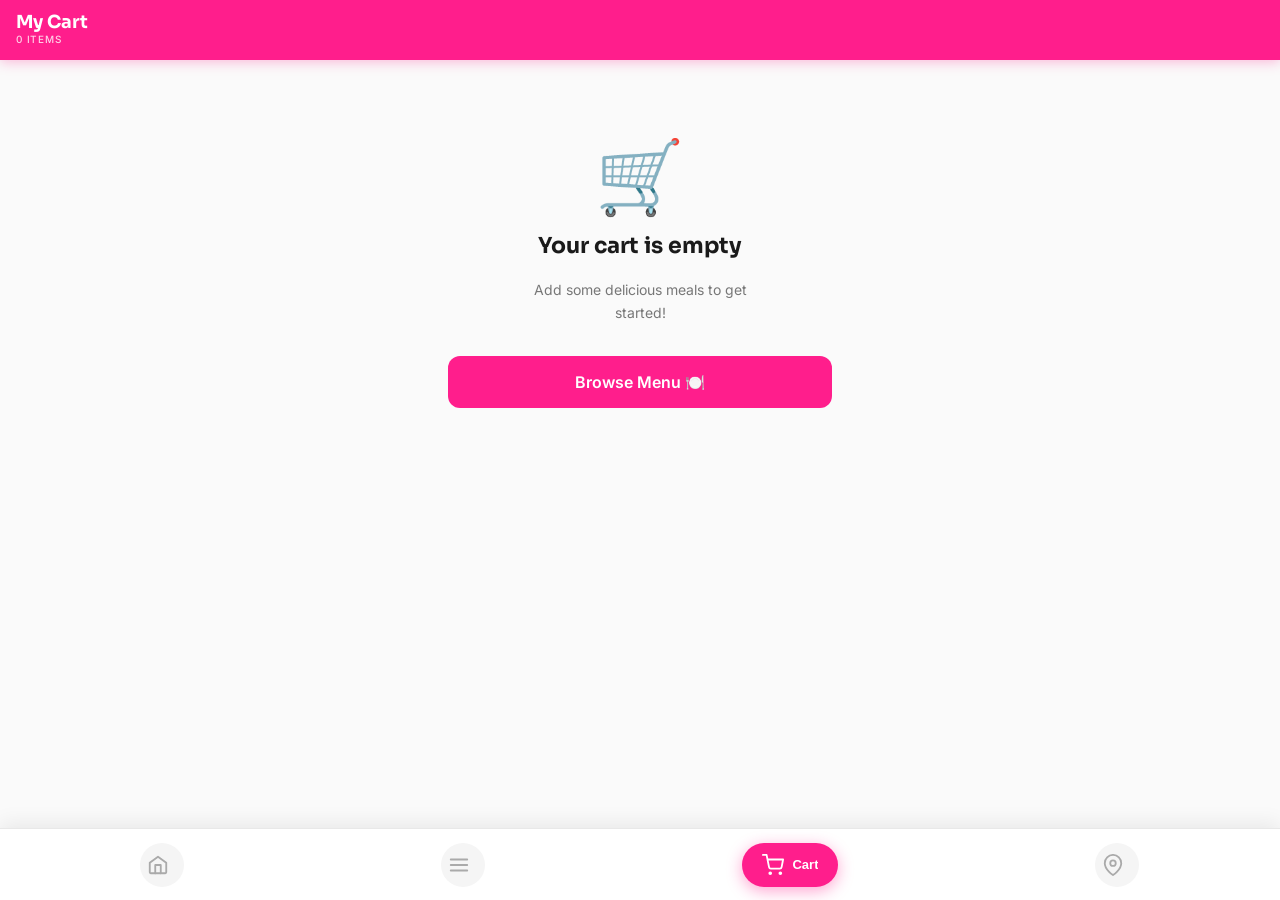
<file: cart.html>
<!DOCTYPE html>
<html lang="en">
<head>
  <meta charset="UTF-8">
  <meta name="viewport" content="width=device-width, initial-scale=1.0, maximum-scale=1.0">
  <meta name="theme-color" content="#FF1E8C">
  <title>Tasty Chef - Cart</title>

  <!-- Fonts -->
  <link rel="preconnect" href="https://fonts.googleapis.com">
  <link rel="preconnect" href="https://fonts.gstatic.com" crossorigin>
  <link href="https://fonts.googleapis.com/css2?family=Sora:wght@400;600;700&family=Inter:wght@400;500&display=swap" rel="stylesheet">

  <!-- CSS -->
  <link rel="stylesheet" href="css/reset.css">
  <link rel="stylesheet" href="css/variables.css">
  <link rel="stylesheet" href="css/global.css">
  <link rel="stylesheet" href="css/components/bottom-nav.css">
  <link rel="stylesheet" href="css/components/header.css">
  <link rel="stylesheet" href="css/components/cart-item.css">
  <link rel="stylesheet" href="css/pages/cart.css">
</head>
<body data-page="cart">

 <header class="app-header">
  <div class="app-header__brand">
    <span class="app-header__name">My Cart</span>
    <span class="app-header__tagline" id="cart-header-count">0 items</span>
  </div>
  <div class="app-header__actions">
    <button class="app-header__btn" id="clear-cart-btn"
            onclick="handleClearCart()" title="Clear cart">
      <svg width="18" height="18" viewBox="0 0 24 24" fill="none" stroke="currentColor" stroke-width="2" stroke-linecap="round" stroke-linejoin="round">
        <polyline points="3 6 5 6 21 6"/>
        <path d="M19 6l-1 14a2 2 0 0 1-2 2H8a2 2 0 0 1-2-2L5 6"/>
        <path d="M10 11v6M14 11v6"/>
        <path d="M9 6V4a1 1 0 0 1 1-1h4a1 1 0 0 1 1 1v2"/>
      </svg>
    </button>
  </div>
</header>

<main class="page-content" id="main-content">

  <!-- Cart Items List -->
  <div id="cart-items-container">
    <!-- Filled by JS -->
  </div>

  <!-- Order Summary -->
  <div class="order-summary hidden" id="order-summary">
    <h2 class="order-summary__title">Order Summary</h2>

    <div class="order-summary__row">
      <span>Subtotal</span>
      <span id="summary-subtotal">GH₵ 0.00</span>
    </div>

    <div class="order-summary__row">
      <span>Delivery Fee</span>
      <span id="summary-delivery">GH₵ 5.00</span>
    </div>

    <div class="divider"></div>

    <div class="order-summary__row order-summary__row--total">
      <span>Total</span>
      <span id="summary-total">GH₵ 0.00</span>
    </div>
  </div>

</main>

<!-- Sticky Checkout Button -->
<div class="checkout-bar hidden" id="checkout-bar">
  <button class="btn btn-primary" onclick="window.location.href='checkout.html'">
    Proceed to Checkout 🛒
  </button>
</div>

  <nav class="bottom-nav">
    <a href="index.html" class="nav-item" data-page="home">
      <div class="nav-icon">
        <svg width="22" height="22" viewBox="0 0 24 24" fill="none" stroke="currentColor" stroke-width="2" stroke-linecap="round" stroke-linejoin="round">
          <path d="M3 9.5L12 3l9 6.5V20a1 1 0 0 1-1 1H4a1 1 0 0 1-1-1V9.5z"/>
          <path d="M9 21V12h6v9"/>
        </svg>
      </div>
      <span class="nav-label">Home</span>
    </a>
    <a href="menu.html" class="nav-item" data-page="menu">
      <div class="nav-icon">
        <svg width="22" height="22" viewBox="0 0 24 24" fill="none" stroke="currentColor" stroke-width="2" stroke-linecap="round" stroke-linejoin="round">
          <path d="M3 6h18M3 12h18M3 18h18"/>
        </svg>
      </div>
      <span class="nav-label">Menu</span>
    </a>
    <a href="cart.html" class="nav-item" data-page="cart">
      <div class="nav-icon">
        <svg width="22" height="22" viewBox="0 0 24 24" fill="none" stroke="currentColor" stroke-width="2" stroke-linecap="round" stroke-linejoin="round">
          <circle cx="9" cy="21" r="1"/><circle cx="20" cy="21" r="1"/>
          <path d="M1 1h4l2.68 13.39a2 2 0 0 0 2 1.61h9.72a2 2 0 0 0 2-1.61L23 6H6"/>
        </svg>
        <span class="cart-badge hidden" id="cart-badge">0</span>
      </div>
      <span class="nav-label">Cart</span>
    </a>
    <a href="tracking.html" class="nav-item" data-page="tracking">
      <div class="nav-icon">
        <svg width="22" height="22" viewBox="0 0 24 24" fill="none" stroke="currentColor" stroke-width="2" stroke-linecap="round" stroke-linejoin="round">
          <path d="M21 10c0 7-9 13-9 13S3 17 3 10a9 9 0 1 1 18 0z"/>
          <circle cx="12" cy="10" r="3"/>
        </svg>
      </div>
      <span class="nav-label">Orders</span>
    </a>
  </nav>

<script src="js/utils.js"></script>
<script src="js/cart.js"></script>
<script src="js/api.js"></script>
<script src="js/pages/cart.js"></script>
<script>
  highlightActiveTab();
  updateCartBadge();
</script>

</body>
</html>
</file>
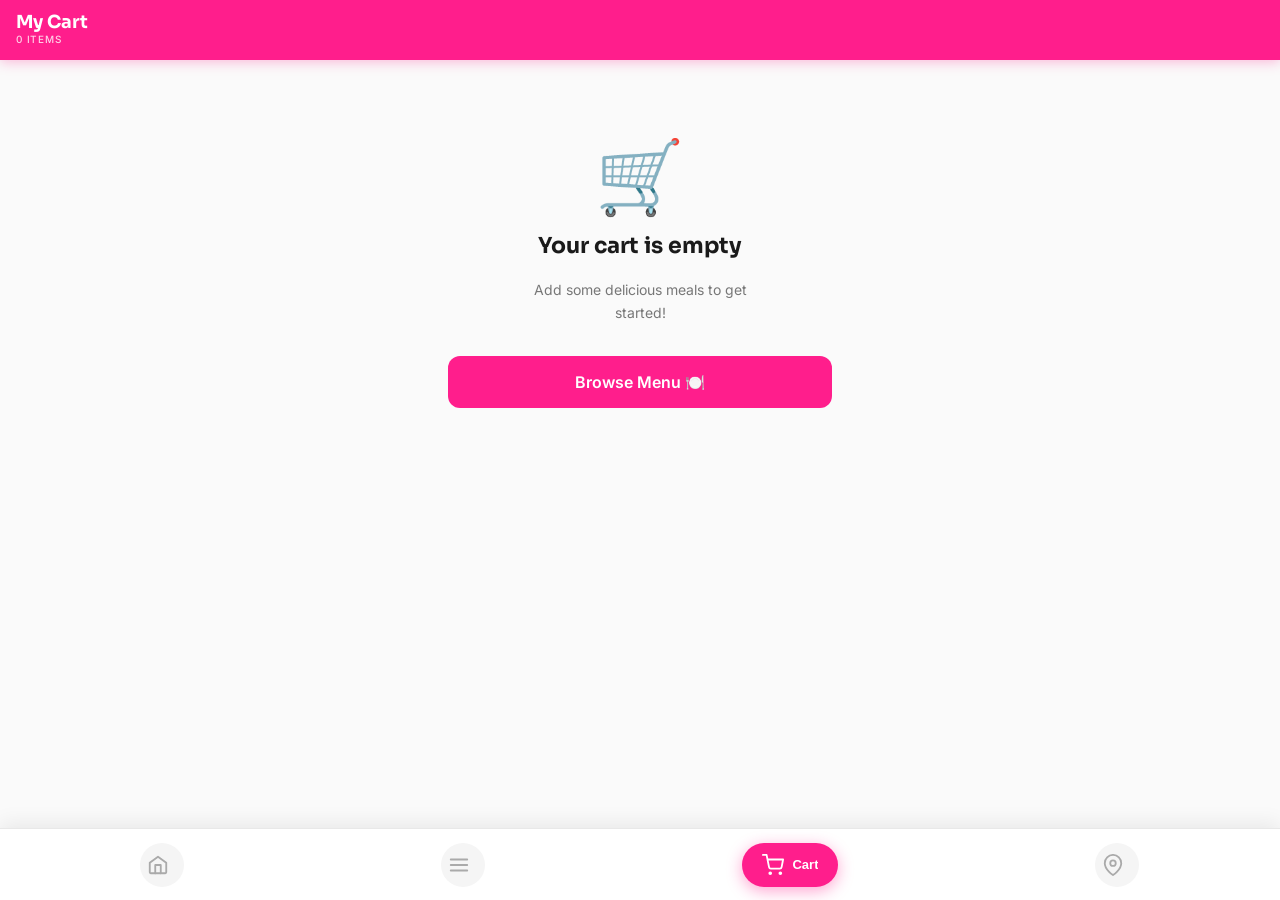
<file: checkout.html>
<!DOCTYPE html>
<html lang="en">
<head>
  <meta charset="UTF-8">
  <meta name="viewport" content="width=device-width, initial-scale=1.0, maximum-scale=1.0">
  <meta name="theme-color" content="#FF1E8C">
  <title>Tasty Chef - Checkout</title>

  <!-- Fonts -->
  <link rel="preconnect" href="https://fonts.googleapis.com">
  <link rel="preconnect" href="https://fonts.gstatic.com" crossorigin>
  <link href="https://fonts.googleapis.com/css2?family=Sora:wght@400;600;700&family=Inter:wght@400;500&display=swap" rel="stylesheet">

  <!-- CSS -->
  <link rel="stylesheet" href="css/reset.css">
  <link rel="stylesheet" href="css/variables.css">
  <link rel="stylesheet" href="css/global.css">
  <link rel="stylesheet" href="css/components/bottom-nav.css">
  <link rel="stylesheet" href="css/components/header.css">
  <link rel="stylesheet" href="css/pages/checkout.css">
</head>
<body data-page="checkout">

<header class="app-header">
  <button class="app-header__btn" onclick="history.back()">
    <svg width="20" height="20" viewBox="0 0 24 24" fill="none" stroke="currentColor" stroke-width="2.5" stroke-linecap="round" stroke-linejoin="round">
      <path d="M19 12H5M12 5l-7 7 7 7"/>
    </svg>
  </button>
  <div class="app-header__brand">
    <span class="app-header__name">Checkout</span>
    <span class="app-header__tagline">Almost there!</span>
  </div>
</header>

<main class="page-content" id="main-content">

  <!-- Order Summary (collapsed) -->
  <div class="checkout-summary card" id="checkout-summary">
    <div class="checkout-summary__top" onclick="toggleSummary()">
      <div>
        <p class="checkout-summary__label">Order Summary</p>
        <p class="checkout-summary__total" id="checkout-total">GH₵ 0.00</p>
      </div>
      <span class="checkout-summary__toggle" id="summary-toggle">▼</span>
    </div>
    <div class="checkout-summary__items hidden" id="summary-items">
      <!-- Filled by JS -->
    </div>
  </div>

  <!-- Guest Checkout Form -->
  <div class="checkout-form-section">
    <h2 class="checkout-section-title">Delivery Details</h2>

    <div class="input-group">
      <label class="input-label" for="input-name">Full Name *</label>
      <input
        class="input-field"
        type="text"
        id="input-name"
        placeholder="e.g. Kwame Mensah"
        oninput="clearError('input-name')"
      >
      <span class="input-error-msg hidden" id="error-name">Please enter your full name</span>
    </div>

    <div class="input-group">
      <label class="input-label" for="input-phone">Phone Number *</label>
      <input
        class="input-field"
        type="tel"
        id="input-phone"
        placeholder="e.g. 0244123456"
        maxlength="10"
        oninput="clearError('input-phone')"
      >
      <span class="input-error-msg hidden" id="error-phone">Please enter a valid 10-digit number</span>
    </div>

    <div class="input-group">
      <label class="input-label" for="input-address">Delivery Address *</label>
      <input
        class="input-field"
        type="text"
        id="input-address"
        placeholder="e.g. Oguaa Hall, Room 204, UCC"
        oninput="clearError('input-address')"
      >
      <span class="input-error-msg hidden" id="error-address">Please enter your delivery address</span>
    </div>

    <div class="input-group">
      <label class="input-label" for="input-notes">Order Notes (optional)</label>
      <textarea
        class="input-field"
        id="input-notes"
        placeholder="e.g. Extra pepper please, no onions..."
        rows="3"
        style="resize: none; height: auto;"
      ></textarea>
    </div>

  </div>

  <!-- Delivery Info -->
  <div class="delivery-info">
    <span>🕐</span>
    <p>Estimated delivery: <strong>30–45 mins</strong> on weekdays</p>
  </div>

</main>

<!-- Sticky Place Order Button -->
<div class="checkout-bar">
  <button class="btn btn-primary" id="place-order-btn" onclick="handlePlaceOrder()">
    Place Order 🍽️
  </button>
</div>

  <nav class="bottom-nav">
    <a href="index.html" class="nav-item" data-page="home">
      <div class="nav-icon">
        <svg width="22" height="22" viewBox="0 0 24 24" fill="none" stroke="currentColor" stroke-width="2" stroke-linecap="round" stroke-linejoin="round">
          <path d="M3 9.5L12 3l9 6.5V20a1 1 0 0 1-1 1H4a1 1 0 0 1-1-1V9.5z"/>
          <path d="M9 21V12h6v9"/>
        </svg>
      </div>
      <span class="nav-label">Home</span>
    </a>
    <a href="menu.html" class="nav-item" data-page="menu">
      <div class="nav-icon">
        <svg width="22" height="22" viewBox="0 0 24 24" fill="none" stroke="currentColor" stroke-width="2" stroke-linecap="round" stroke-linejoin="round">
          <path d="M3 6h18M3 12h18M3 18h18"/>
        </svg>
      </div>
      <span class="nav-label">Menu</span>
    </a>
    <a href="cart.html" class="nav-item" data-page="cart">
      <div class="nav-icon">
        <svg width="22" height="22" viewBox="0 0 24 24" fill="none" stroke="currentColor" stroke-width="2" stroke-linecap="round" stroke-linejoin="round">
          <circle cx="9" cy="21" r="1"/><circle cx="20" cy="21" r="1"/>
          <path d="M1 1h4l2.68 13.39a2 2 0 0 0 2 1.61h9.72a2 2 0 0 0 2-1.61L23 6H6"/>
        </svg>
        <span class="cart-badge hidden" id="cart-badge">0</span>
      </div>
      <span class="nav-label">Cart</span>
    </a>
    <a href="tracking.html" class="nav-item" data-page="tracking">
      <div class="nav-icon">
        <svg width="22" height="22" viewBox="0 0 24 24" fill="none" stroke="currentColor" stroke-width="2" stroke-linecap="round" stroke-linejoin="round">
          <path d="M21 10c0 7-9 13-9 13S3 17 3 10a9 9 0 1 1 18 0z"/>
          <circle cx="12" cy="10" r="3"/>
        </svg>
      </div>
      <span class="nav-label">Orders</span>
    </a>
  </nav>

<script src="js/utils.js"></script>
<script src="js/cart.js"></script>
<script src="js/api.js"></script>
<script src="js/pages/checkout.js"></script>
<script>
  highlightActiveTab();
  updateCartBadge();
</script>

</body>
</html>
</file>
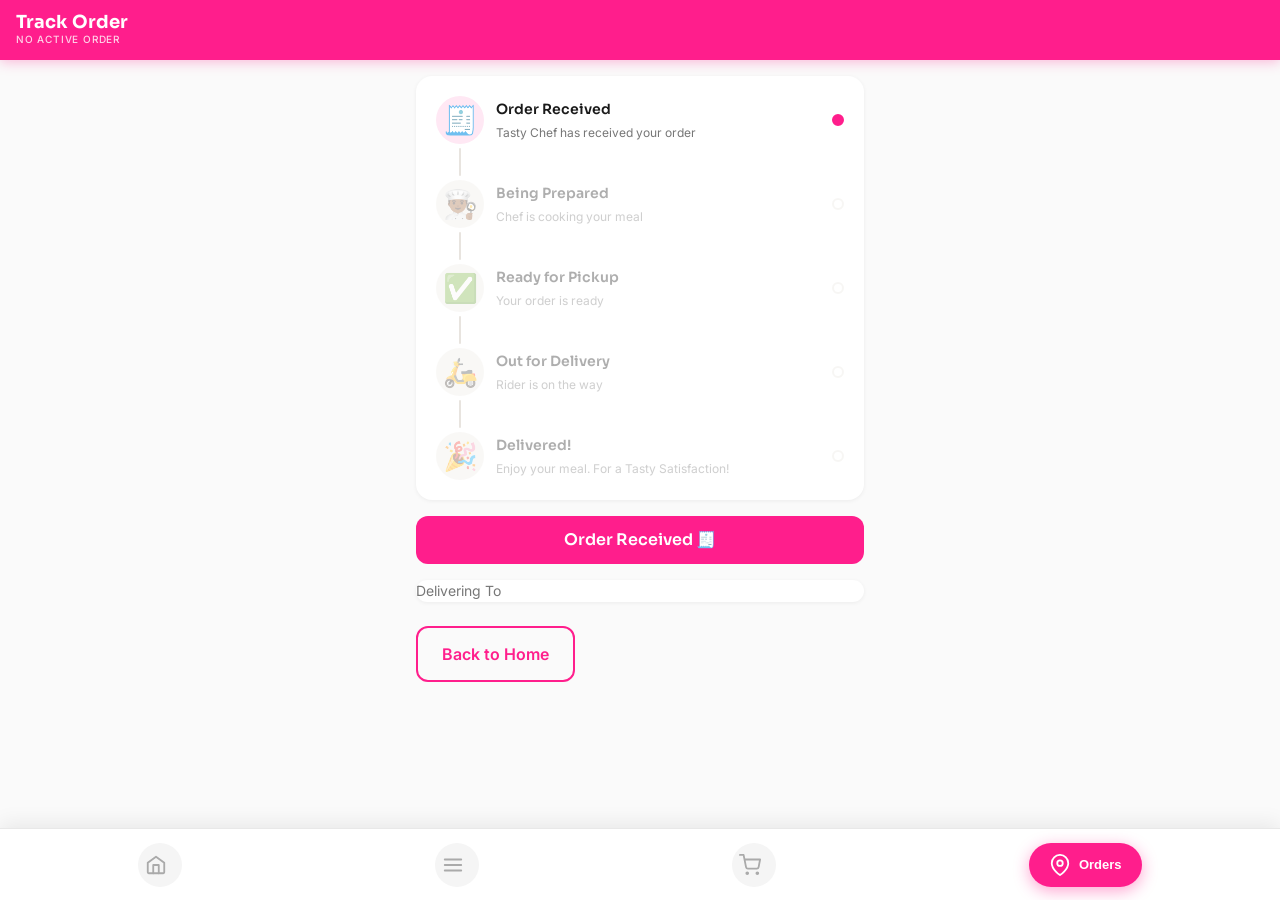
<file: tracking.html>
<!DOCTYPE html>
<html lang="en">
<head>
  <meta charset="UTF-8">
  <meta name="viewport" content="width=device-width, initial-scale=1.0, maximum-scale=1.0">
  <meta name="theme-color" content="#FF1E8C">
  <title>Tasty Chef - Tracking</title>

  <!-- Fonts -->
  <link rel="preconnect" href="https://fonts.googleapis.com">
  <link rel="preconnect" href="https://fonts.gstatic.com" crossorigin>
  <link href="https://fonts.googleapis.com/css2?family=Sora:wght@400;600;700&family=Inter:wght@400;500&display=swap" rel="stylesheet">

  <!-- CSS -->
  <link rel="stylesheet" href="css/reset.css">
  <link rel="stylesheet" href="css/variables.css">
  <link rel="stylesheet" href="css/global.css">
  <link rel="stylesheet" href="css/components/bottom-nav.css">
  <link rel="stylesheet" href="css/components/header.css">
  <link rel="stylesheet" href="css/pages/tracking.css">
</head>
<body data-page="tracking">

<header class="app-header">
  <div class="app-header__brand">
    <span class="app-header__name">Track Order</span>
    <span class="app-header__tagline" id="tracking-order-id">Loading...</span>
  </div>
</header>

<main class="page-content" id="main-content">

  <!-- Order Status Stepper -->
  <div class="tracker-card card">

    <div class="tracker-step" id="step-received">
      <div class="tracker-step__icon">🧾</div>
      <div class="tracker-step__content">
        <p class="tracker-step__title">Order Received</p>
        <p class="tracker-step__desc">Tasty Chef has received your order</p>
      </div>
      <div class="tracker-step__dot"></div>
    </div>

    <div class="tracker-line" id="line-1"></div>

    <div class="tracker-step" id="step-preparing">
      <div class="tracker-step__icon">👨🏾‍🍳</div>
      <div class="tracker-step__content">
        <p class="tracker-step__title">Being Prepared</p>
        <p class="tracker-step__desc">Chef is cooking your meal</p>
      </div>
      <div class="tracker-step__dot"></div>
    </div>

    <div class="tracker-line" id="line-2"></div>

    <div class="tracker-step" id="step-ready">
      <div class="tracker-step__icon">✅</div>
      <div class="tracker-step__content">
        <p class="tracker-step__title">Ready for Pickup</p>
        <p class="tracker-step__desc">Your order is ready</p>
      </div>
      <div class="tracker-step__dot"></div>
    </div>

    <div class="tracker-line" id="line-3"></div>

    <div class="tracker-step" id="step-delivery">
      <div class="tracker-step__icon">🛵</div>
      <div class="tracker-step__content">
        <p class="tracker-step__title">Out for Delivery</p>
        <p class="tracker-step__desc">Rider is on the way</p>
      </div>
      <div class="tracker-step__dot"></div>
    </div>

    <div class="tracker-line" id="line-4"></div>

    <div class="tracker-step" id="step-delivered">
      <div class="tracker-step__icon">🎉</div>
      <div class="tracker-step__content">
        <p class="tracker-step__title">Delivered!</p>
        <p class="tracker-step__desc">Enjoy your meal. For a Tasty Satisfaction!</p>
      </div>
      <div class="tracker-step__dot"></div>
    </div>

  </div>

  <!-- Current Status Banner -->
  <div class="status-banner" id="status-banner">
    <span id="status-text">Order Received</span>
  </div>

  <!-- Order Summary -->
  <div class="card confirm-card" style="margin-top: var(--space-4);">
    <p class="confirm-card__label">Delivering To</p>
    <p class="confirm-card__value" id="tracking-name"></p>
    <p class="confirm-card__value" id="tracking-address"></p>
    <p class="confirm-card__value" id="tracking-phone"></p>
  </div>

  <!-- Back to Home -->
  <button class="btn btn-outline"
          style="margin-top: var(--space-6);"
          onclick="window.location.href='index.html'">
    Back to Home
  </button>

</main>

  <nav class="bottom-nav">
    <a href="index.html" class="nav-item" data-page="home">
      <div class="nav-icon">
        <svg width="22" height="22" viewBox="0 0 24 24" fill="none" stroke="currentColor" stroke-width="2" stroke-linecap="round" stroke-linejoin="round">
          <path d="M3 9.5L12 3l9 6.5V20a1 1 0 0 1-1 1H4a1 1 0 0 1-1-1V9.5z"/>
          <path d="M9 21V12h6v9"/>
        </svg>
      </div>
      <span class="nav-label">Home</span>
    </a>
    <a href="menu.html" class="nav-item" data-page="menu">
      <div class="nav-icon">
        <svg width="22" height="22" viewBox="0 0 24 24" fill="none" stroke="currentColor" stroke-width="2" stroke-linecap="round" stroke-linejoin="round">
          <path d="M3 6h18M3 12h18M3 18h18"/>
        </svg>
      </div>
      <span class="nav-label">Menu</span>
    </a>
    <a href="cart.html" class="nav-item" data-page="cart">
      <div class="nav-icon">
        <svg width="22" height="22" viewBox="0 0 24 24" fill="none" stroke="currentColor" stroke-width="2" stroke-linecap="round" stroke-linejoin="round">
          <circle cx="9" cy="21" r="1"/><circle cx="20" cy="21" r="1"/>
          <path d="M1 1h4l2.68 13.39a2 2 0 0 0 2 1.61h9.72a2 2 0 0 0 2-1.61L23 6H6"/>
        </svg>
        <span class="cart-badge hidden" id="cart-badge">0</span>
      </div>
      <span class="nav-label">Cart</span>
    </a>
    <a href="tracking.html" class="nav-item" data-page="tracking">
      <div class="nav-icon">
        <svg width="22" height="22" viewBox="0 0 24 24" fill="none" stroke="currentColor" stroke-width="2" stroke-linecap="round" stroke-linejoin="round">
          <path d="M21 10c0 7-9 13-9 13S3 17 3 10a9 9 0 1 1 18 0z"/>
          <circle cx="12" cy="10" r="3"/>
        </svg>
      </div>
      <span class="nav-label">Orders</span>
    </a>
  </nav>

<script src="js/utils.js"></script>
<script src="js/cart.js"></script>
<script src="js/api.js"></script>
<script src="js/pages/tracking.js"></script>
<script>
  highlightActiveTab();
  updateCartBadge();
</script>

</body>
</html>
</file>
<file: css/variables.css>
/* ============================================
   VARIABLES — Tasty Chef Design Tokens
   ============================================ */

:root {

  /* --- Brand Colors --- */
  --color-primary:       #FF1E8C;    
  --color-primary-dark:  #D4006E;  
  --color-primary-light: #FFE8F4;  

  /* --- Backgrounds --- */
  --color-bg:            #FAFAFA;  /* App background — warm off-white */
  --color-surface:       #FFFFFF;  /* Cards, modals, inputs */
  --color-surface-2:     #F0EDE8;  /* Subtle section dividers */

  /* --- Text --- */
  --color-text:          #1A1A1A;  /* Primary text */
  --color-text-muted:    #777777;  /* Secondary text, placeholders */
  --color-text-light:    #AAAAAA;  /* Disabled, hints */

  /* --- Borders --- */
  --color-border:        #E8E4DF;  /* Input borders, card dividers */

  /* --- Semantic Colors --- */
  --color-success:       #2A9D5C;  /* Delivered, confirmed */
  --color-warning:       #F5A623;  /* Preparing */
  --color-danger:        #E03131;  /* Remove, errors */
  --color-info:          #3B82F6;  /* Info states */

  /* --- Bottom Navigation --- */
  --color-nav-bg:        #FFFFFF;
  --color-nav-active:    #FF1E8C;
  --color-nav-inactive:  #AAAAAA;

  /* --- Typography --- */
  --font-display:  'Sora', sans-serif;   /* Headings, brand */
  --font-body:     'Inter', sans-serif;  /* Body, labels, buttons */

  --text-xs:   0.75rem;   /* 12px */
  --text-sm:   0.875rem;  /* 14px */
  --text-base: 1rem;      /* 16px */
  --text-lg:   1.125rem;  /* 18px */
  --text-xl:   1.375rem;  /* 22px */
  --text-2xl:  1.75rem;   /* 28px */
  --text-3xl:  2rem;      /* 32px */

  /* --- Spacing (8px base unit) --- */
  --space-1:   4px;
  --space-2:   8px;
  --space-3:   12px;
  --space-4:   16px;
  --space-5:   20px;
  --space-6:   24px;
  --space-8:   32px;
  --space-10:  40px;
  --space-12:  48px;
  --space-16:  64px;

  /* --- Border Radius --- */
  --radius-sm:   8px;
  --radius-md:   12px;
  --radius-lg:   16px;
  --radius-xl:   24px;
  --radius-full: 999px;

  /* --- Shadows --- */
  --shadow-sm:  0 1px 4px rgba(0, 0, 0, 0.06);
  --shadow-md:  0 4px 12px rgba(0, 0, 0, 0.08);
  --shadow-lg:  0 8px 24px rgba(0, 0, 0, 0.12);
  --shadow-nav: 0 -4px 16px rgba(0, 0, 0, 0.06);

  /* --- Transitions --- */
  --transition-fast:   0.15s ease;
  --transition-base:   0.25s ease;
  --transition-slow:   0.4s ease;

  /* --- Z-index layers --- */
  --z-base:    1;
  --z-sticky:  10;
  --z-nav:     100;
  --z-modal:   200;
  --z-toast:   300;

  /* --- Layout --- */
  --max-width:     480px;   /* Max app width on large screens */
  --nav-height:    64px;    /* Bottom nav height */
  --header-height: 60px;    /* Top header height */
}
</file>
<file: css/global.css>
/* ============================================
   GLOBAL — Base styles using design tokens
   ============================================ */

body {
  font-family: var(--font-body);
  font-size: var(--text-base);
  color: var(--color-text);
  background-color: var(--color-bg);
}

/* --- Page Layout Wrapper --- */
.page-content {
  max-width: var(--max-width);
  margin: 0 auto;
  padding: var(--space-4);
  padding-top: calc(var(--header-height) + var(--space-4));
  padding-bottom: calc(var(--nav-height) + var(--space-8) + env(safe-area-inset-bottom));
  min-height: 100vh;
}

/* --- Typography --- */
.font-display { font-family: var(--font-display); }

h1, .h1 {
  font-family: var(--font-display);
  font-size: var(--text-2xl);
  font-weight: 700;
  line-height: 1.2;
}

h2, .h2 {
  font-family: var(--font-display);
  font-size: var(--text-xl);
  font-weight: 600;
  line-height: 1.3;
}

h3, .h3 {
  font-family: var(--font-body);
  font-size: var(--text-lg);
  font-weight: 600;
}

p {
  color: var(--color-text-muted);
  font-size: var(--text-sm);
  line-height: 1.6;
}

/* --- Buttons --- */
.btn {
  display: inline-flex;
  align-items: center;
  justify-content: center;
  gap: var(--space-2);
  padding: 14px var(--space-6);
  border-radius: var(--radius-md);
  font-family: var(--font-body);
  font-size: var(--text-base);
  font-weight: 600;
  min-height: 48px;        /* touch target */
  transition: all var(--transition-fast);
  width: 100%;
}

.btn:active {
  transform: scale(0.97);
}

.btn-primary {
  background: var(--color-primary);
  color: #ffffff;
}

.btn-primary:hover {
  background: var(--color-primary-dark);
}

.btn-primary:disabled {
  background: var(--color-text-light);
  cursor: not-allowed;
  transform: none;
}

.btn-outline {
  background: transparent;
  border: 2px solid var(--color-primary);
  color: var(--color-primary);
  width: auto;
}

.btn-outline:hover {
  background: var(--color-primary-light);
}

.btn-ghost {
  background: var(--color-surface-2);
  color: var(--color-text);
  width: auto;
}

.btn-danger {
  background: var(--color-danger);
  color: #ffffff;
}

/* --- Inputs --- */
.input-group {
  display: flex;
  flex-direction: column;
  gap: var(--space-1);
  margin-bottom: var(--space-4);
}

.input-label {
  font-size: var(--text-sm);
  font-weight: 600;
  color: var(--color-text);
}

.input-field {
  width: 100%;
  min-height: 48px;
  padding: var(--space-3) var(--space-4);
  border: 1.5px solid var(--color-border);
  border-radius: var(--radius-md);
  font-size: var(--text-base);
  color: var(--color-text);
  background: var(--color-surface);
  transition: border-color var(--transition-fast);
}

.input-field:focus {
  border-color: var(--color-primary);
  box-shadow: 0 0 0 3px rgba(255, 30, 140, 0.12);
}

.input-field::placeholder {
  color: var(--color-text-light);
}

.input-error {
  border-color: var(--color-danger) !important;
}

.input-error-msg {
  font-size: var(--text-xs);
  color: var(--color-danger);
}

/* --- Cards --- */
.card {
  background: var(--color-surface);
  border-radius: var(--radius-lg);
  box-shadow: var(--shadow-sm);
  overflow: hidden;
}

/* --- Section Header --- */
.section-header {
  display: flex;
  align-items: center;
  justify-content: space-between;
  margin-bottom: var(--space-4);
}

.section-title {
  font-family: var(--font-display);
  font-size: var(--text-lg);
  font-weight: 700;
  color: var(--color-text);
}

.section-link {
  font-size: var(--text-sm);
  color: var(--color-primary);
  font-weight: 600;
}

/* --- Badge --- */
.badge {
  display: inline-flex;
  align-items: center;
  padding: 2px var(--space-2);
  border-radius: var(--radius-full);
  font-size: var(--text-xs);
  font-weight: 600;
}

.badge-primary {
  background: var(--color-primary-light);
  color: var(--color-primary);
}

.badge-success {
  background: #E8F8EF;
  color: var(--color-success);
}

.badge-warning {
  background: #FFF4E0;
  color: var(--color-warning);
}

/* --- Divider --- */
.divider {
  height: 1px;
  background: var(--color-border);
  margin: var(--space-4) 0;
}

/* --- Skeleton Loader --- */
.skeleton {
  background: linear-gradient(
    90deg,
    var(--color-surface-2) 25%,
    #e8e4df 50%,
    var(--color-surface-2) 75%
  );
  background-size: 200% 100%;
  animation: shimmer 1.4s infinite;
  border-radius: var(--radius-md);
}

@keyframes shimmer {
  from { background-position: 200% 0; }
  to   { background-position: -200% 0; }
}

/* --- Toast Notification --- */
.toast {
  position: fixed;
  bottom: calc(var(--nav-height) + var(--space-4));
  left: 50%;
  transform: translateX(-50%);
  background: var(--color-text);
  color: #fff;
  padding: var(--space-3) var(--space-5);
  border-radius: var(--radius-full);
  font-size: var(--text-sm);
  font-weight: 500;
  white-space: nowrap;
  z-index: var(--z-toast);
  animation: toast-in 0.25s ease, toast-out 0.25s ease 2.5s forwards;
  box-shadow: var(--shadow-lg);
}

.toast-success { background: var(--color-success); }
.toast-danger  { background: var(--color-danger); }

@keyframes toast-in {
  from { opacity: 0; transform: translateX(-50%) translateY(12px); }
  to   { opacity: 1; transform: translateX(-50%) translateY(0); }
}

@keyframes toast-out {
  from { opacity: 1; }
  to   { opacity: 0; }
}

/* --- Empty State --- */
.empty-state {
  display: flex;
  flex-direction: column;
  align-items: center;
  justify-content: center;
  text-align: center;
  padding: var(--space-16) var(--space-8);
  gap: var(--space-4);
}

.empty-state__icon {
  font-size: 64px;
  line-height: 1;
}

.empty-state__title {
  font-family: var(--font-display);
  font-size: var(--text-lg);
  font-weight: 700;
  color: var(--color-text);
}

.empty-state__text {
  font-size: var(--text-sm);
  color: var(--color-text-muted);
  max-width: 240px;
}

/* --- Utility Classes --- */
.text-center  { text-align: center; }
.text-muted   { color: var(--color-text-muted); }
.text-primary { color: var(--color-primary); }
.text-success { color: var(--color-success); }
.text-danger  { color: var(--color-danger); }

.fw-600 { font-weight: 600; }
.fw-700 { font-weight: 700; }

.mt-2 { margin-top: var(--space-2); }
.mt-4 { margin-top: var(--space-4); }
.mb-2 { margin-bottom: var(--space-2); }
.mb-4 { margin-bottom: var(--space-4); }

.flex         { display: flex; }
.flex-center  { display: flex; align-items: center; justify-content: center; }
.flex-between { display: flex; align-items: center; justify-content: space-between; }
.gap-2        { gap: var(--space-2); }
.gap-4        { gap: var(--space-4); }

.w-full { width: 100%; }
.hidden { display: none !important; }

/* Page fade-in */
body {
  animation: page-fade-in 0.25s ease;
}

@keyframes page-fade-in {
  from { opacity: 0; transform: translateY(8px); }
  to   { opacity: 1; transform: translateY(0); }
}

/* ============================================
   FLOATING CART BUTTON
   ============================================ */

.floating-cart {
  position: fixed;
  bottom: calc(var(--nav-height) + var(--space-4));
  left: 50%;
  transform: translateX(-50%);
  background: #1A1A1A;
  color: #ffffff;
  border: none;
  border-radius: var(--radius-full);
  padding: var(--space-3) var(--space-6);
  font-family: var(--font-body);
  font-size: var(--text-sm);
  font-weight: 600;
  cursor: pointer;
  box-shadow: var(--shadow-lg);
  z-index: 98;
  display: flex;
  align-items: center;
  gap: var(--space-2);
  white-space: nowrap;
  transition: all 0.25s ease;
  animation: float-up 0.3s ease;
}

.floating-cart:hover {
  background: var(--color-primary);
  transform: translateX(-50%) translateY(-2px);
}

.floating-cart.hidden {
  display: none;
}

@keyframes float-up {
  from { opacity: 0; transform: translateX(-50%) translateY(12px); }
  to   { opacity: 1; transform: translateX(-50%) translateY(0); }
}

.category-strip,
.food-grid,
.page-content {
  -webkit-overflow-scrolling: touch;
}
</file>
<file: css/components/bottom-nav.css>
/* ============================================
   BOTTOM NAVIGATION — Expanding Pill Style
   ============================================ */

.bottom-nav {
  position: fixed;
  bottom: 0;
  left: 0;
  right: 0;
  width: 100%;
  height: 72px;
  background: #ffffff;
  border-top: 1px solid #e8e8e8;
  box-shadow: 0 -4px 20px rgba(0,0,0,0.08);
  z-index: 1000;
  display: flex;
  flex-direction: row;
  align-items: center;
  justify-content: space-around;
  padding: 0 var(--space-3);
  padding-bottom: env(safe-area-inset-bottom);
  height: calc(72px + env(safe-area-inset-bottom));
}

/* --- Each Tab --- */
.nav-item {
  display: flex;
  flex-direction: row;
  align-items: center;
  justify-content: center;
  gap: 8px;
  height: 44px;
  color: #aaaaaa;
  text-decoration: none;
  position: relative;
  border-radius: 999px;
  padding: 0 12px;
  min-width: 44px;
  transition: all 0.3s cubic-bezier(0.34, 1.56, 0.64, 1);
  overflow: hidden;
}

/* --- Inactive circles --- */
.nav-item:not(.active) {
  background: #F5F5F5;
  width: 44px;
  padding: 0;
  justify-content: center;
  align-items: center;
}

/* --- Active pill --- */
.nav-item.active {
  background: #FF1E8C;
  color: #ffffff;
  padding: 0 20px;
  box-shadow: 0 4px 16px rgba(255, 30, 140, 0.4);
}

/* --- Icon --- */
.nav-icon {
  display: flex;
  align-items: center;
  justify-content: center;
  width: 22px;
  height: 22px;
  flex-shrink: 0;
  position: relative;
}

/* --- Label --- */
.nav-label {
  font-size: 13px;
  font-weight: 700;
  font-family: sans-serif;
  white-space: nowrap;
  max-width: 0;
  overflow: hidden;
  opacity: 0;
  transition: all 0.3s cubic-bezier(0.34, 1.56, 0.64, 1);
}

/* Show label only on active tab */
.nav-item.active .nav-label {
  max-width: 80px;
  opacity: 1;
}

/* --- Cart Badge --- */
.cart-badge {
  position: absolute;
  top: -4px;
  right: -4px;
  min-width: 16px;
  height: 16px;
  padding: 0 3px;
  background: #E03131;
  color: #ffffff;
  font-size: 9px;
  font-weight: 700;
  font-family: sans-serif;
  border-radius: 999px;
  display: flex;
  align-items: center;
  justify-content: center;
  border: 1.5px solid #ffffff;
  z-index: 10;
}

.nav-item.active .cart-badge {
  border-color: #FF1E8C;
  top: -4px;
  right: -4px;
}

/* --- Badge Bounce --- */
.cart-badge.bounce {
  animation: badge-bounce 0.35s ease;
}

@keyframes badge-bounce {
  0%   { transform: scale(1); }
  30%  { transform: scale(1.5); }
  60%  { transform: scale(0.9); }
  100% { transform: scale(1); }
}
</file>
<file: css/components/header.css>
/* ============================================
   TOP HEADER
   ============================================ */

.app-header {
  position: fixed;
  top: 0;
  left: 0;
  right: 0;
  height: var(--header-height);
  background: var(--color-primary);
  z-index: var(--z-sticky);
  display: flex;
  align-items: center;
  justify-content: space-between;
  padding: 0 var(--space-4);
  box-shadow: 0 2px 12px rgba(255, 30, 140, 0.3);
}

.app-header__brand {
  display: flex;
  flex-direction: column;
  gap: 1px;
}

.app-header__name {
  font-family: var(--font-display);
  font-size: var(--text-lg);
  font-weight: 700;
  color: #ffffff;
  line-height: 1;
}

.app-header__tagline {
  font-family: var(--font-body);
  font-size: 10px;
  color: rgba(255, 255, 255, 0.8);
  text-transform: uppercase;
  letter-spacing: 0.08em;
  font-weight: 500;
}

.app-header__actions {
  display: flex;
  align-items: center;
  gap: var(--space-3);
}

.app-header__btn {
  width: 36px;
  height: 36px;
  border-radius: var(--radius-full);
  background: rgba(255, 255, 255, 0.15);
  color: #ffffff;
  display: flex;
  align-items: center;
  justify-content: center;
  cursor: pointer;
  border: none;
  transition: background 0.15s ease;
}

.app-header__btn:hover {
  background: rgba(255, 255, 255, 0.25);
}
</file>
<file: css/components/cart-item.css>
/* ============================================
   CART ITEM COMPONENT
   ============================================ */

.cart-item {
  display: flex;
  align-items: center;
  gap: var(--space-3);
  background: var(--color-surface);
  border-radius: var(--radius-lg);
  padding: var(--space-3);
  margin-bottom: var(--space-3);
  box-shadow: var(--shadow-sm);
  transition: opacity 0.2s ease;
}

.cart-item.removing {
  opacity: 0;
  transform: translateX(20px);
  transition: all 0.3s ease;
}

/* --- Image --- */
.cart-item__image {
  width: 72px;
  height: 72px;
  border-radius: var(--radius-md);
  overflow: hidden;
  flex-shrink: 0;
}

.cart-item__image img {
  width: 100%;
  height: 100%;
  object-fit: cover;
}

/* --- Details --- */
.cart-item__details {
  flex: 1;
  min-width: 0;
}

.cart-item__name {
  font-family: var(--font-display);
  font-size: var(--text-sm);
  font-weight: 600;
  color: var(--color-text);
  margin-bottom: var(--space-1);
  white-space: nowrap;
  overflow: hidden;
  text-overflow: ellipsis;
}

.cart-item__price {
  font-size: var(--text-sm);
  color: var(--color-text-muted);
  margin-bottom: var(--space-2);
}

/* --- Quantity Controls --- */
.cart-item__controls {
  display: flex;
  align-items: center;
  gap: var(--space-2);
}

.cart-item__qty-btn {
  width: 28px;
  height: 28px;
  border-radius: var(--radius-full);
  background: var(--color-surface-2);
  color: var(--color-text);
  font-size: 16px;
  border: none;
  cursor: pointer;
  display: flex;
  align-items: center;
  justify-content: center;
  transition: all 0.15s ease;
  line-height: 1;
  font-weight: 300;
}

.cart-item__qty-btn:hover {
  background: var(--color-primary);
  color: #ffffff;
}

.cart-item__qty-btn.remove-btn:hover {
  background: var(--color-danger);
  color: #ffffff;
}

.cart-item__qty {
  font-family: var(--font-display);
  font-size: var(--text-base);
  font-weight: 700;
  color: var(--color-text);
  min-width: 20px;
  text-align: center;
}

/* --- Item Total --- */
.cart-item__total {
  font-family: var(--font-display);
  font-size: var(--text-base);
  font-weight: 700;
  color: var(--color-primary);
  flex-shrink: 0;
}
</file>
<file: css/pages/cart.css>
/* ============================================
   CART PAGE
   ============================================ */

/* --- Order Summary Card --- */
.order-summary {
  background: var(--color-surface);
  border-radius: var(--radius-lg);
  padding: var(--space-4);
  box-shadow: var(--shadow-sm);
  margin-top: var(--space-2);
  margin-bottom: var(--space-4);
}

.order-summary__title {
  font-family: var(--font-display);
  font-size: var(--text-lg);
  font-weight: 700;
  color: var(--color-text);
  margin-bottom: var(--space-4);
}

.order-summary__row {
  display: flex;
  align-items: center;
  justify-content: space-between;
  font-size: var(--text-sm);
  color: var(--color-text-muted);
  margin-bottom: var(--space-3);
}

.order-summary__row--total {
  font-family: var(--font-display);
  font-size: var(--text-lg);
  font-weight: 700;
  color: var(--color-text);
  margin-bottom: 0;
}

.order-summary__row--total span:last-child {
  color: var(--color-primary);
}

/* --- Sticky Checkout Bar --- */
.checkout-bar {
  position: fixed;
  bottom: var(--nav-height);
  left: 0;
  right: 0;
  padding: var(--space-3) var(--space-4);
  background: var(--color-surface);
  border-top: 1px solid var(--color-border);
  z-index: 99;
  max-width: var(--max-width);
  margin: 0 auto;
}

/* --- Empty State --- */
.cart-empty {
  display: flex;
  flex-direction: column;
  align-items: center;
  justify-content: center;
  text-align: center;
  padding: var(--space-16) var(--space-8);
  gap: var(--space-4);
}

.cart-empty__icon {
  font-size: 72px;
  line-height: 1;
}

.cart-empty__title {
  font-family: var(--font-display);
  font-size: var(--text-xl);
  font-weight: 700;
  color: var(--color-text);
}

.cart-empty__text {
  font-size: var(--text-sm);
  color: var(--color-text-muted);
  max-width: 240px;
}
</file>
<file: css/pages/checkout.css>
/* ============================================
   CHECKOUT PAGE
   ============================================ */

/* --- Order Summary Card --- */
.checkout-summary {
  margin-bottom: var(--space-4);
  padding: var(--space-4);
}

.checkout-summary__top {
  display: flex;
  align-items: center;
  justify-content: space-between;
  cursor: pointer;
}

.checkout-summary__label {
  font-size: var(--text-sm);
  color: var(--color-text-muted);
  margin-bottom: var(--space-1);
  font-weight: 500;
}

.checkout-summary__total {
  font-family: var(--font-display);
  font-size: var(--text-xl);
  font-weight: 700;
  color: var(--color-primary);
}

.checkout-summary__toggle {
  font-size: var(--text-sm);
  color: var(--color-text-muted);
  transition: transform 0.2s ease;
}

.checkout-summary__toggle.open {
  transform: rotate(180deg);
}

.checkout-summary__items {
  margin-top: var(--space-3);
  padding-top: var(--space-3);
  border-top: 1px solid var(--color-border);
}

.checkout-summary__item {
  display: flex;
  justify-content: space-between;
  font-size: var(--text-sm);
  color: var(--color-text-muted);
  margin-bottom: var(--space-2);
}

.checkout-summary__item span:last-child {
  font-weight: 600;
  color: var(--color-text);
}

/* --- Form Section --- */
.checkout-form-section {
  margin-bottom: var(--space-4);
}

.checkout-section-title {
  font-family: var(--font-display);
  font-size: var(--text-lg);
  font-weight: 700;
  color: var(--color-text);
  margin-bottom: var(--space-4);
}

/* --- Delivery Info --- */
.delivery-info {
  display: flex;
  align-items: center;
  gap: var(--space-3);
  background: var(--color-primary-light);
  border-radius: var(--radius-md);
  padding: var(--space-3) var(--space-4);
  margin-bottom: var(--space-4);
  font-size: var(--text-sm);
  color: var(--color-text-muted);
}

.delivery-info strong {
  color: var(--color-primary);
}

/* --- Sticky Checkout Bar --- */
.checkout-bar {
  position: fixed;
  bottom: var(--nav-height);
  left: 0;
  right: 0;
  padding: var(--space-3) var(--space-4);
  background: var(--color-surface);
  border-top: 1px solid var(--color-border);
  z-index: 99;
  max-width: var(--max-width);
  margin: 0 auto;
}

/* --- Loading State --- */
.btn-loading {
  opacity: 0.7;
  cursor: not-allowed;
  pointer-events: none;
}

.btn-loading::after {
  content: ' ⏳';
}

/* Back button variant — left aligned with title */
.app-header .app-header__btn:first-child {
  margin-right: var(--space-2);
}
</file>
<file: css/pages/tracking.css>
/* ============================================
   TRACKING PAGE
   ============================================ */

/* --- Tracker Card --- */
.tracker-card {
  padding: var(--space-5);
  margin-bottom: var(--space-4);
}

/* --- Step --- */
.tracker-step {
  display: flex;
  align-items: center;
  gap: var(--space-3);
  opacity: 0.35;
  transition: opacity 0.3s ease;
  position: relative;
}

.tracker-step.active {
  opacity: 1;
}

.tracker-step.done {
  opacity: 1;
}

.tracker-step__icon {
  font-size: 28px;
  width: 48px;
  height: 48px;
  display: flex;
  align-items: center;
  justify-content: center;
  background: var(--color-surface-2);
  border-radius: var(--radius-full);
  flex-shrink: 0;
  transition: background 0.3s ease;
}

.tracker-step.active .tracker-step__icon,
.tracker-step.done .tracker-step__icon {
  background: var(--color-primary-light);
}

.tracker-step.active .tracker-step__icon {
  animation: pulse 1.5s infinite;
}

@keyframes pulse {
  0%, 100% { box-shadow: 0 0 0 0 rgba(255,30,140,0.3); }
  50%       { box-shadow: 0 0 0 8px rgba(255,30,140,0); }
}

.tracker-step__content {
  flex: 1;
}

.tracker-step__title {
  font-family: var(--font-display);
  font-size: var(--text-sm);
  font-weight: 600;
  color: var(--color-text);
  margin-bottom: 2px;
}

.tracker-step__desc {
  font-size: var(--text-xs);
  color: var(--color-text-muted);
}

.tracker-step__dot {
  width: 12px;
  height: 12px;
  border-radius: var(--radius-full);
  border: 2px solid var(--color-border);
  flex-shrink: 0;
  transition: all 0.3s ease;
}

.tracker-step.done .tracker-step__dot {
  background: var(--color-success);
  border-color: var(--color-success);
}

.tracker-step.active .tracker-step__dot {
  background: var(--color-primary);
  border-color: var(--color-primary);
  animation: pulse-dot 1.5s infinite;
}

@keyframes pulse-dot {
  0%, 100% { transform: scale(1); }
  50%       { transform: scale(1.3); }
}

/* --- Connector Line --- */
.tracker-line {
  width: 2px;
  height: 28px;
  background: var(--color-border);
  margin: 4px 0 4px 23px;
  border-radius: 2px;
  transition: background 0.3s ease;
}

.tracker-line.done {
  background: var(--color-success);
}

/* --- Status Banner --- */
.status-banner {
  background: var(--color-primary);
  color: #ffffff;
  border-radius: var(--radius-md);
  padding: var(--space-3) var(--space-4);
  text-align: center;
  font-family: var(--font-display);
  font-size: var(--text-base);
  font-weight: 600;
  margin-bottom: var(--space-4);
}
</file>
